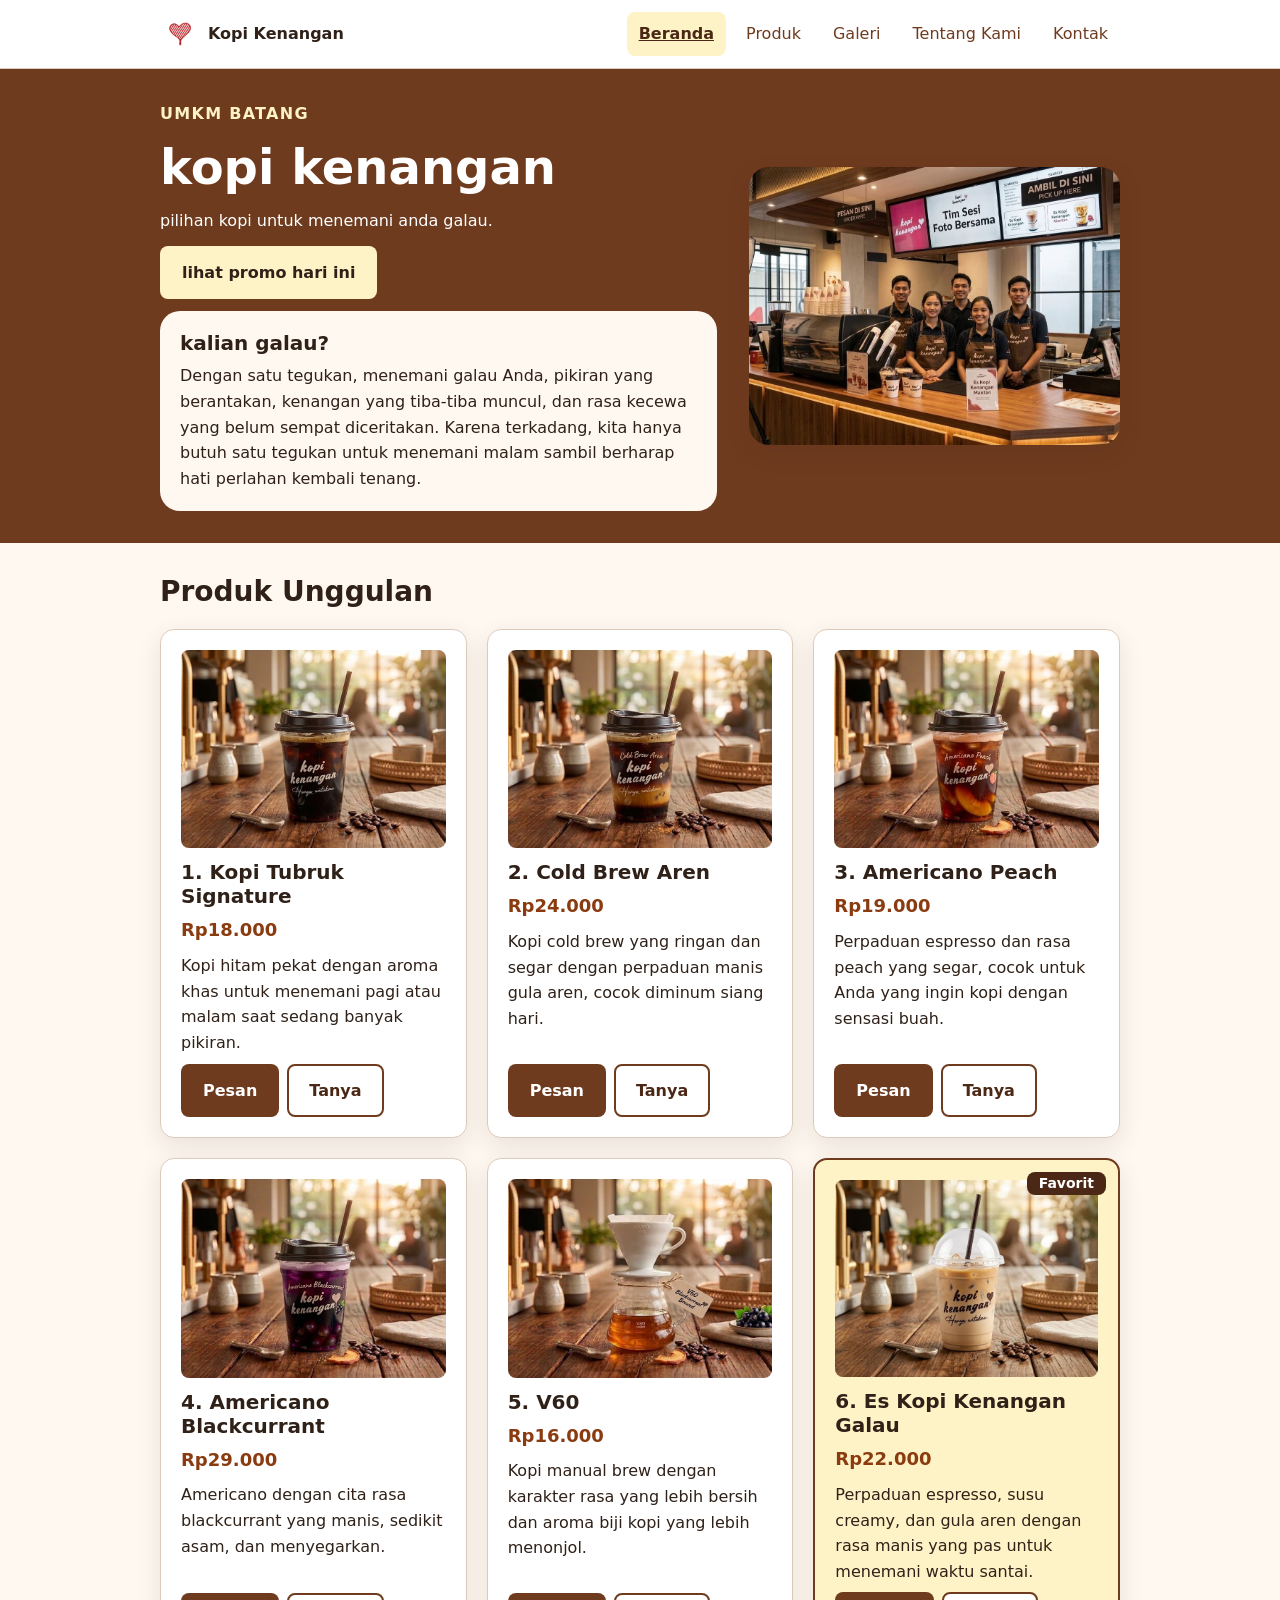
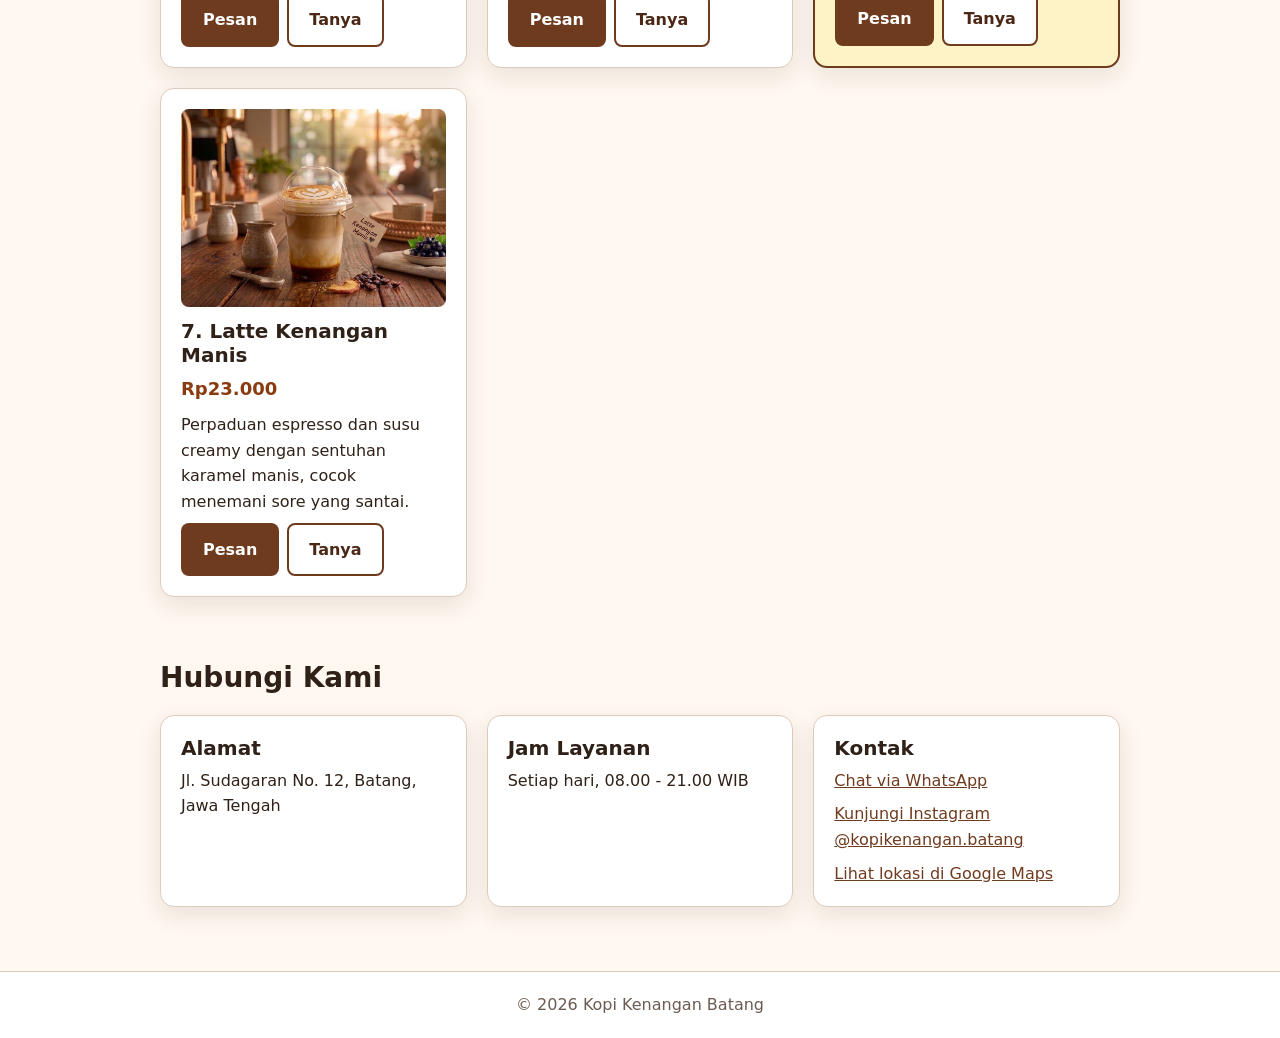
<file: index.html>
<!DOCTYPE html>
<html lang="id">
<head>
    <meta charset="UTF-8">
    <meta name="viewport" content="width=device-width, initial-scale=1.0">
    <title>Kopi Kenangan - Website UMKM</title>
    <link rel="stylesheet" href="css/style.css">
    <link rel="icon" href="asset/gambar/logo_kopi_kenangan.webp" type="image/webp">
    <script src="js/app.js" defer></script>
</head>
<body>
    <a class="skip-link" href="#konten">Lewati ke konten utama</a>
 
    <header class="site-header">
        <div class="container nav-inner">
            <span class="brand">
                <img src="asset/gambar/logo_kopi_kenangan.webp" alt="" width="40" height="40" class="brand-logo">
                Kopi Kenangan
            </span>
            <button class="nav-toggle" type="button" aria-label="Menu" aria-expanded="false" aria-controls="menu-utama">
                <span class="nav-toggle-icon" aria-hidden="true"></span>
            </button>
            <nav id="menu-utama" aria-label="Navigasi utama">
                <ul>
                    <li><a href="index.html#beranda" aria-current="page">Beranda</a></li>
                    <li><a href="produk.html">Produk</a></li>
                    <li><a href="galeri.html">Galeri</a></li>
                    <li><a href="tentang-kami.html">Tentang Kami</a></li>
                    <li><a href="kontak.html">Kontak</a></li>
                </ul>
            </nav>
        </div>
    </header>
 
    <main id="konten">
        <section class="hero" id="beranda">
            <div class="container hero-layout">
                <div class="hero-content">
                    <p class="eyebrow">UMKM BATANG</p>
                    <h1>kopi kenangan</h1>
                    <p>pilihan kopi untuk menemani anda galau.</p>
                    <button id="promoButton" type="button">lihat promo hari ini</button>
                    <aside class="aside-note">
                        <h2>kalian galau?</h2>
                        <p>Dengan satu tegukan, menemani galau Anda, pikiran yang berantakan, kenangan yang tiba-tiba muncul, dan rasa kecewa yang belum sempat diceritakan. Karena terkadang, kita hanya butuh satu tegukan untuk menemani malam sambil berharap hati perlahan kembali tenang.</p>
                    </aside>
                </div>
                <img class="hero-image" src="asset/gambar/foto_tim.jpg" alt="Tim Kopi Kenangan Batang" width="800" height="600">
            </div>
        </section>
 
        <section class="products-section" id="produk">
            <div class="container">
                <h2>Produk Unggulan</h2>
                <div class="product-grid">
                    <figure class="product-card">
                        <img src="asset/gambar/kopi_tubruk_siganature.jpg" alt="Kopi Tubruk Signature" width="800" height="600" loading="lazy">
                        <figcaption>
                            <h3>1. Kopi Tubruk Signature</h3>
                            <strong>Rp18.000</strong>
                            <p>Kopi hitam pekat dengan aroma khas untuk menemani pagi atau malam saat sedang banyak pikiran.</p>
                            <div class="card-actions">
                                <a class="button" href="https://wa.me/6281234567890" target="_blank" rel="noopener" aria-label="Pesan Kopi Tubruk Signature lewat WhatsApp">Pesan</a>
                                <a class="button button-secondary" href="kontak.html" aria-label="Tanya tentang Kopi Tubruk Signature">Tanya</a>
                            </div>
                        </figcaption>
                    </figure>
                    <figure class="product-card">
                        <img src="asset/gambar/kopi_cold_brew_aren.jpg" alt="Cold Brew Aren" width="800" height="600" loading="lazy">
                        <figcaption>
                            <h3>2. Cold Brew Aren</h3>
                            <strong>Rp24.000</strong>
                            <p>Kopi cold brew yang ringan dan segar dengan perpaduan manis gula aren, cocok diminum siang hari.</p>
                            <div class="card-actions">
                                <a class="button" href="https://wa.me/6281234567890" target="_blank" rel="noopener" aria-label="Pesan Cold Brew Aren lewat WhatsApp">Pesan</a>
                                <a class="button button-secondary" href="kontak.html" aria-label="Tanya tentang Cold Brew Aren">Tanya</a>
                            </div>
                        </figcaption>
                    </figure>
                    <figure class="product-card">
                        <img src="asset/gambar/kopi_americano_peach.jpg" alt="Americano Peach" width="800" height="600" loading="lazy">
                        <figcaption>
                            <h3>3. Americano Peach</h3>
                            <strong>Rp19.000</strong>
                            <p>Perpaduan espresso dan rasa peach yang segar, cocok untuk Anda yang ingin kopi dengan sensasi buah.</p>
                            <div class="card-actions">
                                <a class="button" href="https://wa.me/6281234567890" target="_blank" rel="noopener" aria-label="Pesan Americano Peach lewat WhatsApp">Pesan</a>
                                <a class="button button-secondary" href="kontak.html" aria-label="Tanya tentang Americano Peach">Tanya</a>
                            </div>
                        </figcaption>
                    </figure>
                    <figure class="product-card">
                        <img src="asset/gambar/kopi_americano_blackcurrent.jpg" alt="Americano Blackcurrant" width="800" height="600" loading="lazy">
                        <figcaption>
                            <h3>4. Americano Blackcurrant</h3>
                            <strong>Rp29.000</strong>
                            <p>Americano dengan cita rasa blackcurrant yang manis, sedikit asam, dan menyegarkan.</p>
                            <div class="card-actions">
                                <a class="button" href="https://wa.me/6281234567890" target="_blank" rel="noopener" aria-label="Pesan Americano Blackcurrant lewat WhatsApp">Pesan</a>
                                <a class="button button-secondary" href="kontak.html" aria-label="Tanya tentang Americano Blackcurrant">Tanya</a>
                            </div>
                        </figcaption>
                    </figure>
                    <figure class="product-card">
                        <img src="asset/gambar/kopi_v60.jpg" alt="V60" width="800" height="600" loading="lazy">
                        <figcaption>
                            <h3>5. V60</h3>
                            <strong>Rp16.000</strong>
                            <p>Kopi manual brew dengan karakter rasa yang lebih bersih dan aroma biji kopi yang lebih menonjol.</p>
                            <div class="card-actions">
                                <a class="button" href="https://wa.me/6281234567890" target="_blank" rel="noopener" aria-label="Pesan V60 lewat WhatsApp">Pesan</a>
                                <a class="button button-secondary" href="kontak.html" aria-label="Tanya tentang V60">Tanya</a>
                            </div>
                        </figcaption>
                    </figure>
                    <figure class="product-card favorite">
                        <img src="asset/gambar/kopi_kenangan.jpg" alt="Es Kopi Kenangan Galau" width="800" height="600" loading="lazy">
                        <figcaption>
                            <h3>6. Es Kopi Kenangan Galau</h3>
                            <span class="product-badge">Favorit</span>
                            <strong>Rp22.000</strong>
                            <p>Perpaduan espresso, susu creamy, dan gula aren dengan rasa manis yang pas untuk menemani waktu santai.</p>
                            <div class="card-actions">
                                <a class="button" href="https://wa.me/6281234567890" target="_blank" rel="noopener" aria-label="Pesan Es Kopi Kenangan Galau lewat WhatsApp">Pesan</a>
                                <a class="button button-secondary" href="kontak.html" aria-label="Tanya tentang Es Kopi Kenangan Galau">Tanya</a>
                            </div>
                        </figcaption>
                    </figure>
                    <figure class="product-card">
                        <img src="asset/gambar/latte_kenangan_manis.jpg" alt="Segelas Latte Kenangan Manis dengan foam susu lembut di atas es" width="800" height="600" loading="lazy">
                        <figcaption>
                            <h3>7. Latte Kenangan Manis</h3>
                            <strong>Rp23.000</strong>
                            <p>Perpaduan espresso dan susu creamy dengan sentuhan karamel manis, cocok menemani sore yang santai.</p>
                            <div class="card-actions">
                                <a class="button" href="https://wa.me/6281234567890" target="_blank" rel="noopener" aria-label="Pesan Latte Kenangan Manis lewat WhatsApp">Pesan</a>
                                <a class="button button-secondary" href="kontak.html" aria-label="Tanya tentang Latte Kenangan Manis">Tanya</a>
                            </div>
                        </figcaption>
                    </figure>
                </div>
            </div>
        </section>
 
        <section class="contact-section" id="kontak">
            <div class="container">
                <h2 id="kontak-title">Hubungi Kami</h2>
                <div class="contact-grid">
                    <div class="contact-block">
                        <h3>Alamat</h3>
                        <p>Jl. Sudagaran No. 12, Batang, Jawa Tengah</p>
                    </div>
                    <div class="contact-block">
                        <h3>Jam Layanan</h3>
                        <p>Setiap hari, 08.00 - 21.00 WIB</p>
                    </div>
                    <div class="contact-block">
                        <h3>Kontak</h3>
                        <ul class="contact-links">
                            <li><a href="https://wa.me/6281234567890" target="_blank" rel="noopener">Chat via WhatsApp</a></li>
                            <li><a href="https://instagram.com/kopikenangan.batang" target="_blank" rel="noopener">Kunjungi Instagram @kopikenangan.batang</a></li>
                            <li><a href="https://maps.google.com/?q=Kopi+Kenangan+Batang" target="_blank" rel="noopener">Lihat lokasi di Google Maps</a></li>
                        </ul>
                    </div>
                </div>
            </div>
        </section>
    </main>
 
    <footer class="site-footer">
        <div class="container">
            <p>&copy; 2026 Kopi Kenangan Batang</p>
        </div>
    </footer>

    <script src="js/script.js" defer></script>
</body>
</html>
</file>
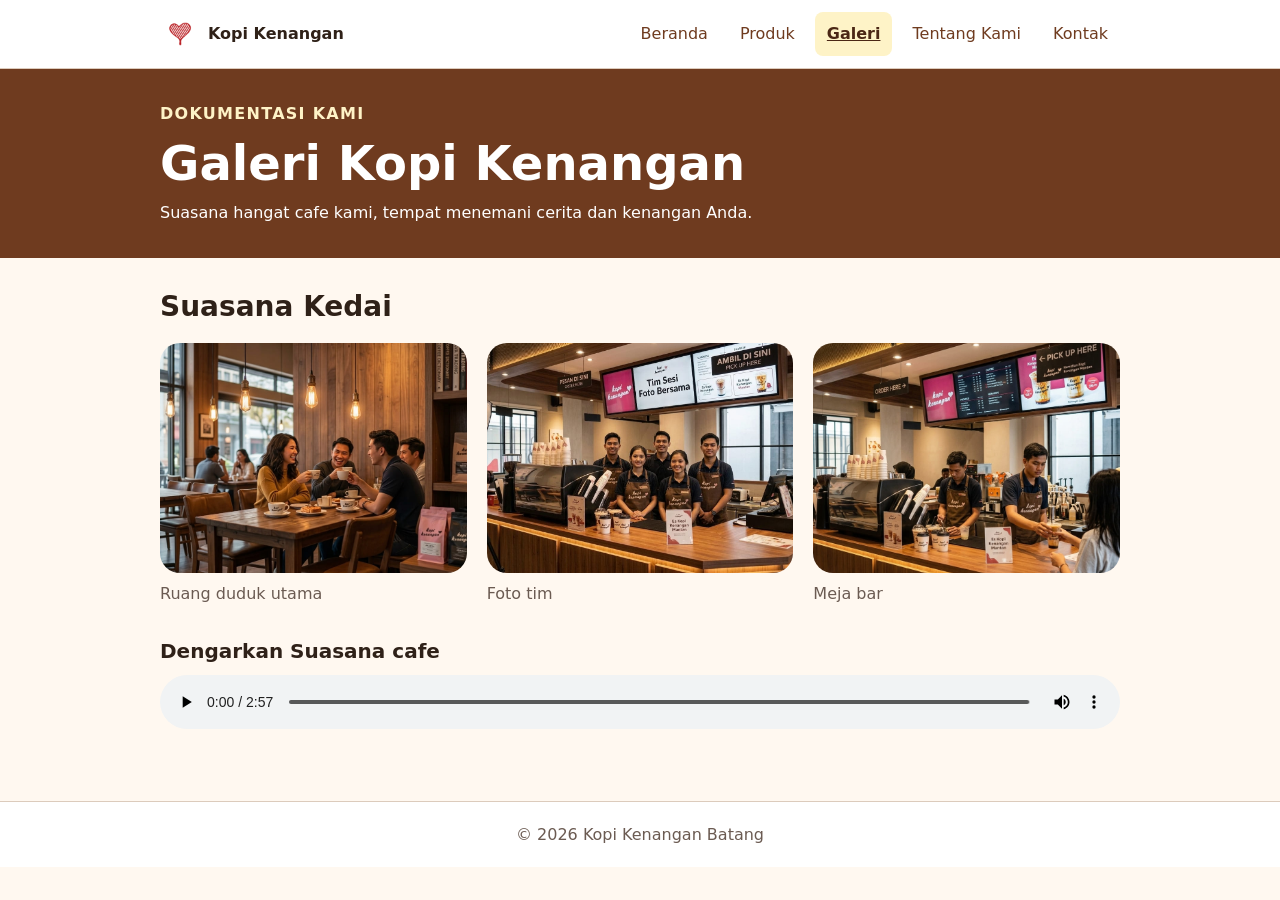
<file: galeri.html>
<!DOCTYPE html>
<html lang="id">
<head>
    <meta charset="UTF-8">
    <meta name="viewport" content="width=device-width, initial-scale=1.0">
    <title>Galeri - Kopi Kenangan</title>
    <link rel="stylesheet" href="css/style.css">
    <link rel="icon" href="asset/gambar/logo_kopi_kenangan.webp" type="image/webp">
    <script src="js/app.js" defer></script>
</head>
<body>
    <a class="skip-link" href="#konten">Lewati ke konten utama</a>
 
    <header class="site-header">
        <div class="container nav-inner">
            <span class="brand">
                <img src="asset/gambar/logo_kopi_kenangan.webp" alt="" width="40" height="40" class="brand-logo">
                Kopi Kenangan
            </span>
            <button class="nav-toggle" type="button" aria-label="Menu" aria-expanded="false" aria-controls="menu-utama">
                <span class="nav-toggle-icon" aria-hidden="true"></span>
            </button>
            <nav id="menu-utama" aria-label="Navigasi utama">
                <ul>
                    <li><a href="index.html#beranda">Beranda</a></li>
                    <li><a href="produk.html">Produk</a></li>
                    <li><a href="galeri.html" aria-current="page">Galeri</a></li>
                    <li><a href="tentang-kami.html">Tentang Kami</a></li>
                    <li><a href="kontak.html">Kontak</a></li>
                </ul>
            </nav>
        </div>
    </header>
 
    <main id="konten">
        <section class="about-hero">
            <div class="container">
                <p class="eyebrow">DOKUMENTASI KAMI</p>
                <h1>Galeri Kopi Kenangan</h1>
                <p>Suasana hangat cafe kami, tempat menemani cerita dan kenangan Anda.</p>
            </div>
        </section>
 
        <section class="gallery-section" id="galeri">
            <div class="container">
                <h2>Suasana Kedai</h2>
                <div class="gallery-grid">
                    <figure class="gallery-item">
                        <img src="asset/gambar/Ruang_duduk_utama.jpg" alt="Ruang duduk Kopi Kenangan dengan meja kayu dan pencahayaan hangat" width="800" height="600" loading="lazy">
                        <figcaption>Ruang duduk utama</figcaption>
                    </figure>
                    <figure class="gallery-item">
                        <img src="asset/gambar/foto_tim.jpg" alt="Foto bersama tim Kopi Kenangan" width="800" height="600" loading="lazy">
                        <figcaption>Foto tim</figcaption>
                    </figure>
                    <figure class="gallery-item">
                        <img src="asset/gambar/meja_bar.jpg" alt="Meja bar tempat penyajian kopi di Kopi Kenangan" width="800" height="600" loading="lazy">
                        <figcaption>Meja bar</figcaption>
                    </figure>
                </div>
 
                <div class="gallery-audio">
                    <h3>Dengarkan Suasana cafe</h3>
                    <audio controls>
                        <source src="asset/audio/audio_kopi_kenangan.mp3" type="audio/mpeg">
                        Browser Anda tidak mendukung pemutaran audio. Anda dapat mengunduh berkasnya lewat <a href="asset/audio/audio_kopi_kenangan.mp3">tautan ini</a>.
                    </audio>
                </div>
            </div>
        </section>
    </main>
 
    <footer class="site-footer">
        <div class="container">
            <p>&copy; 2026 Kopi Kenangan Batang</p>
        </div>
    </footer>
 
    <script src="js/script.js" defer></script>
</body>
</html>
</file>
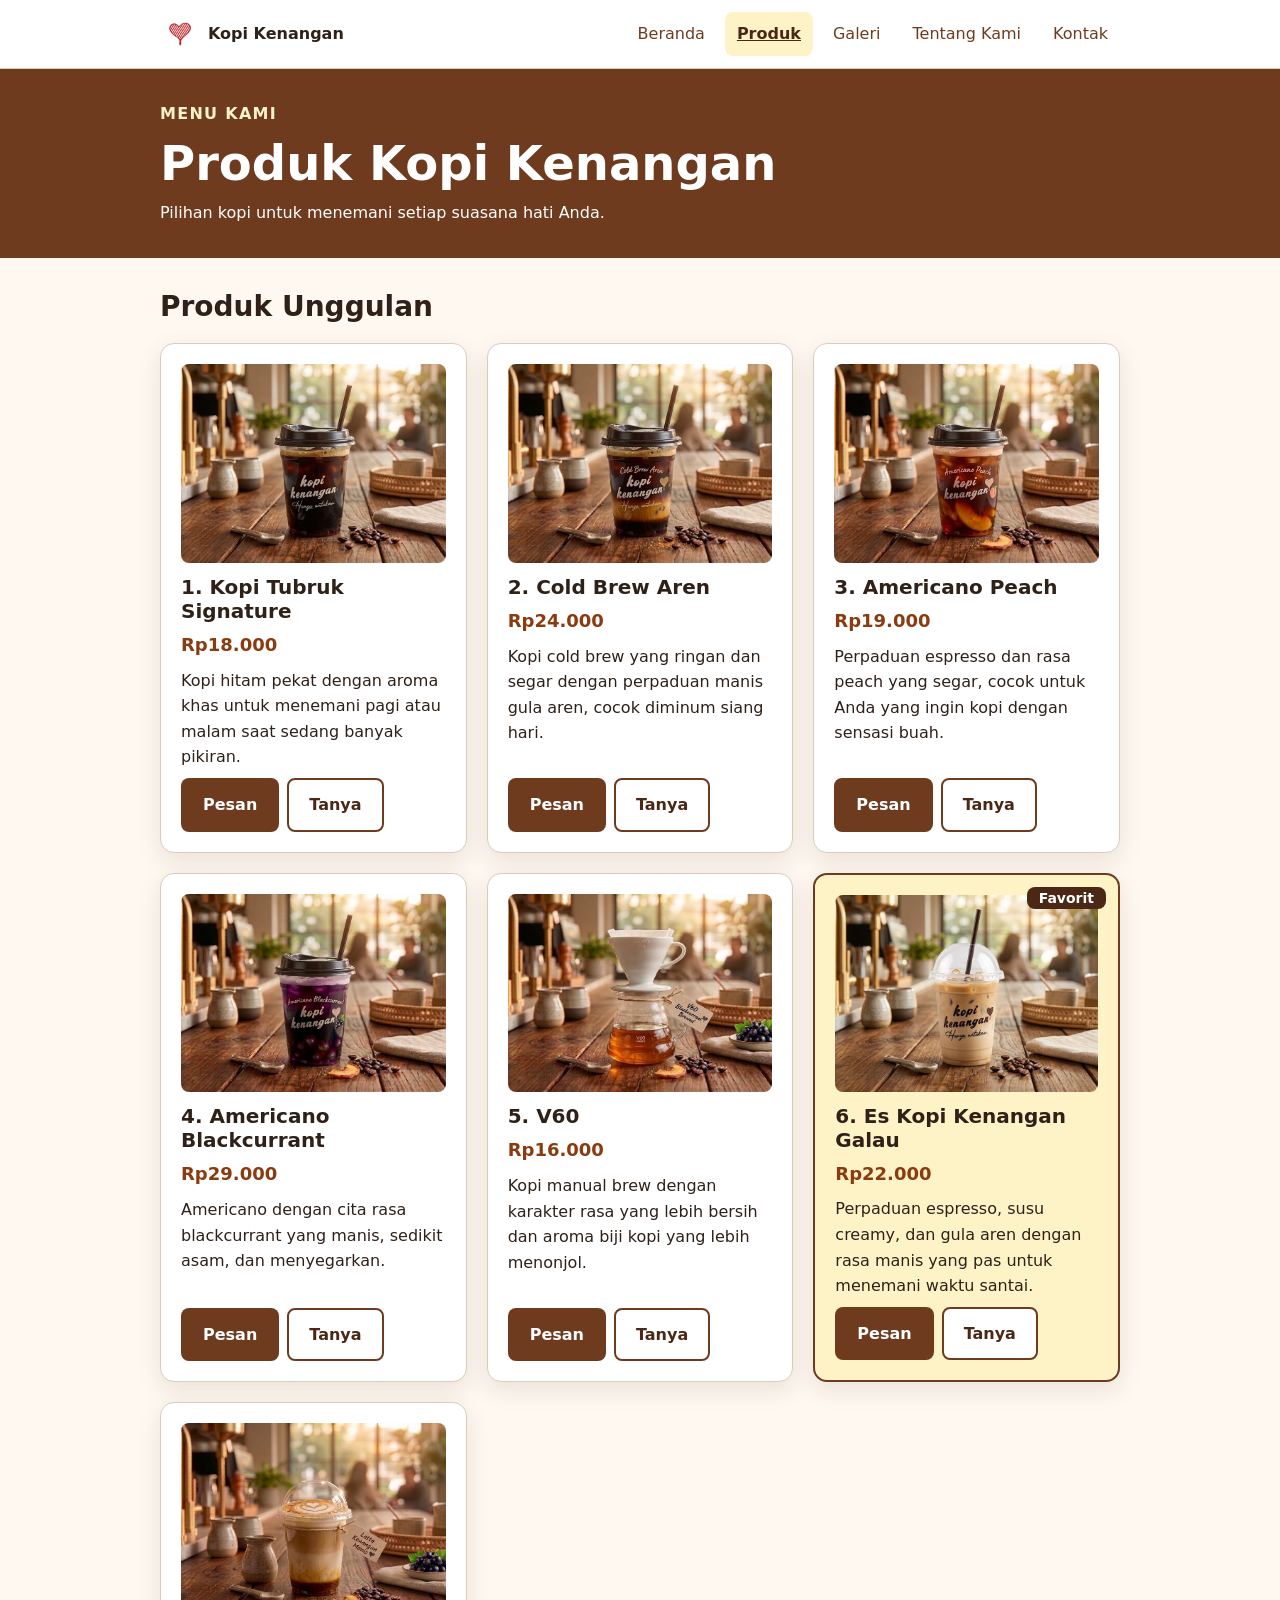
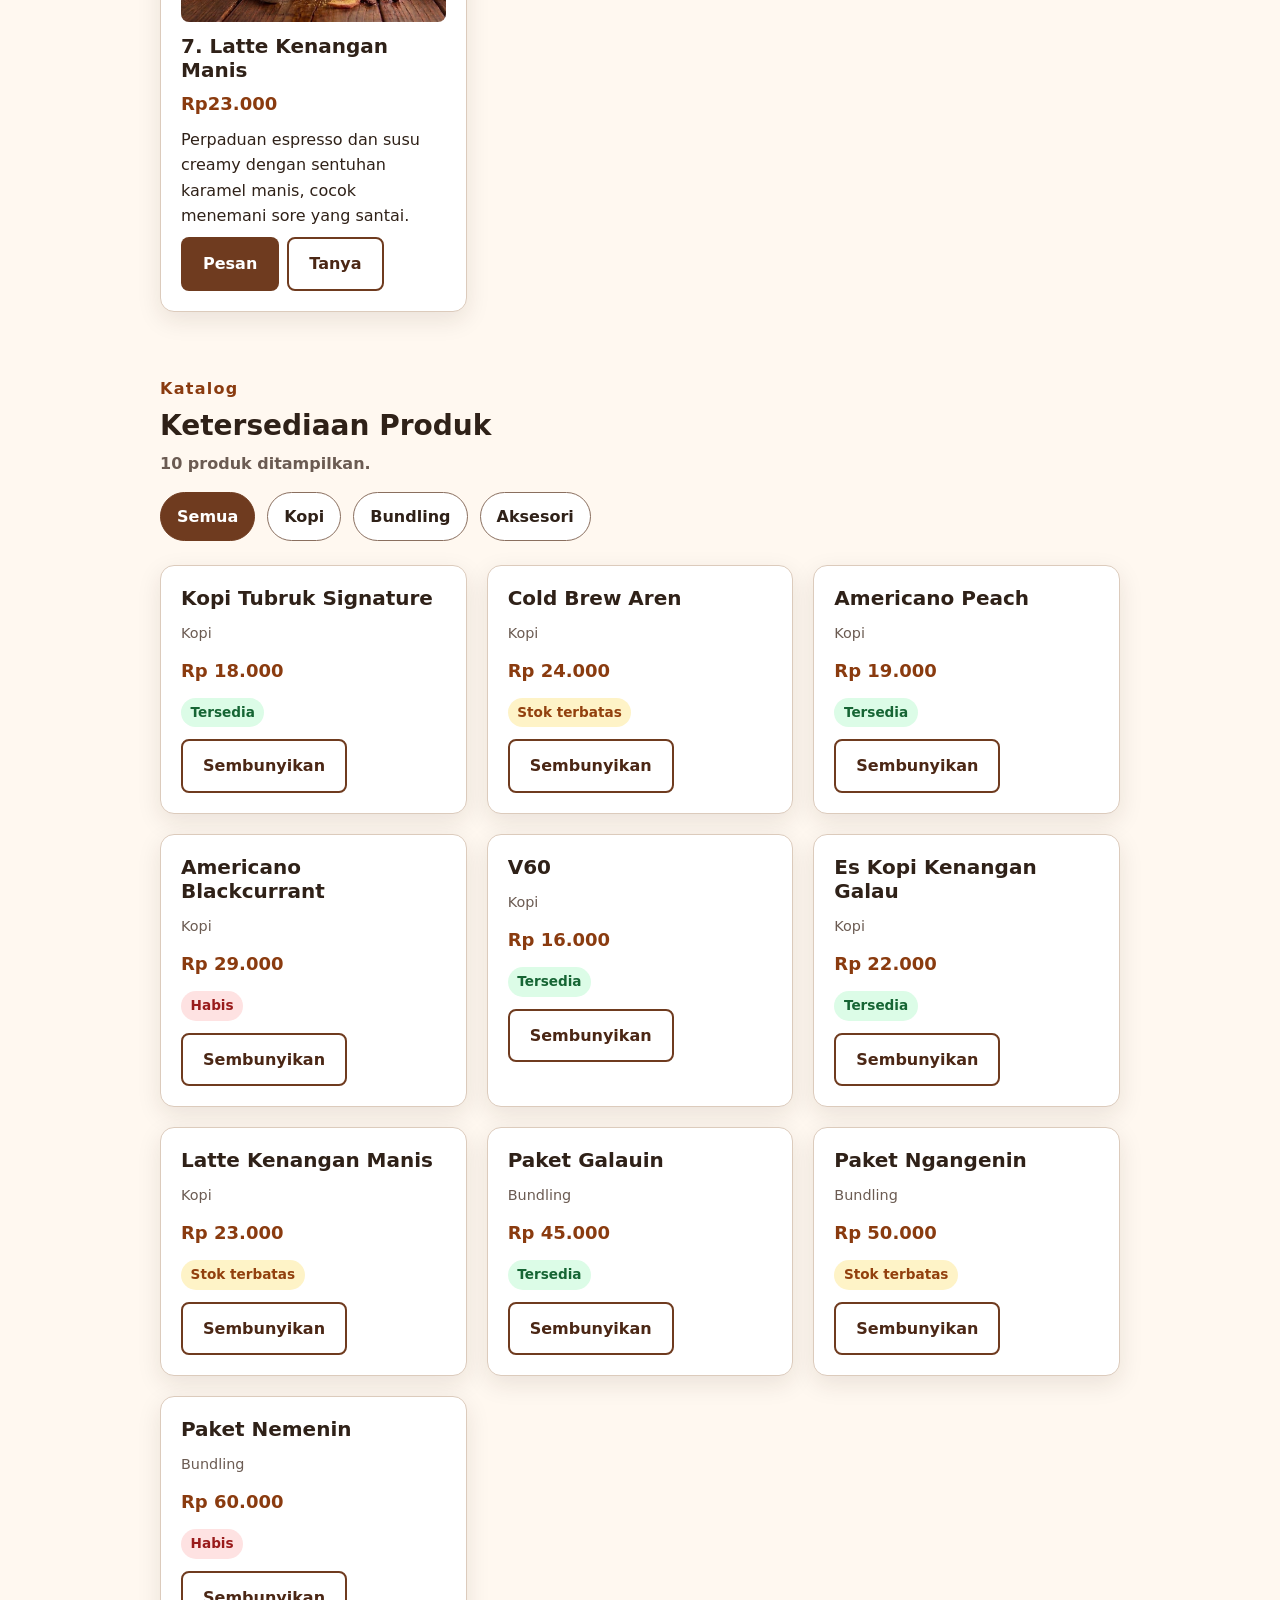
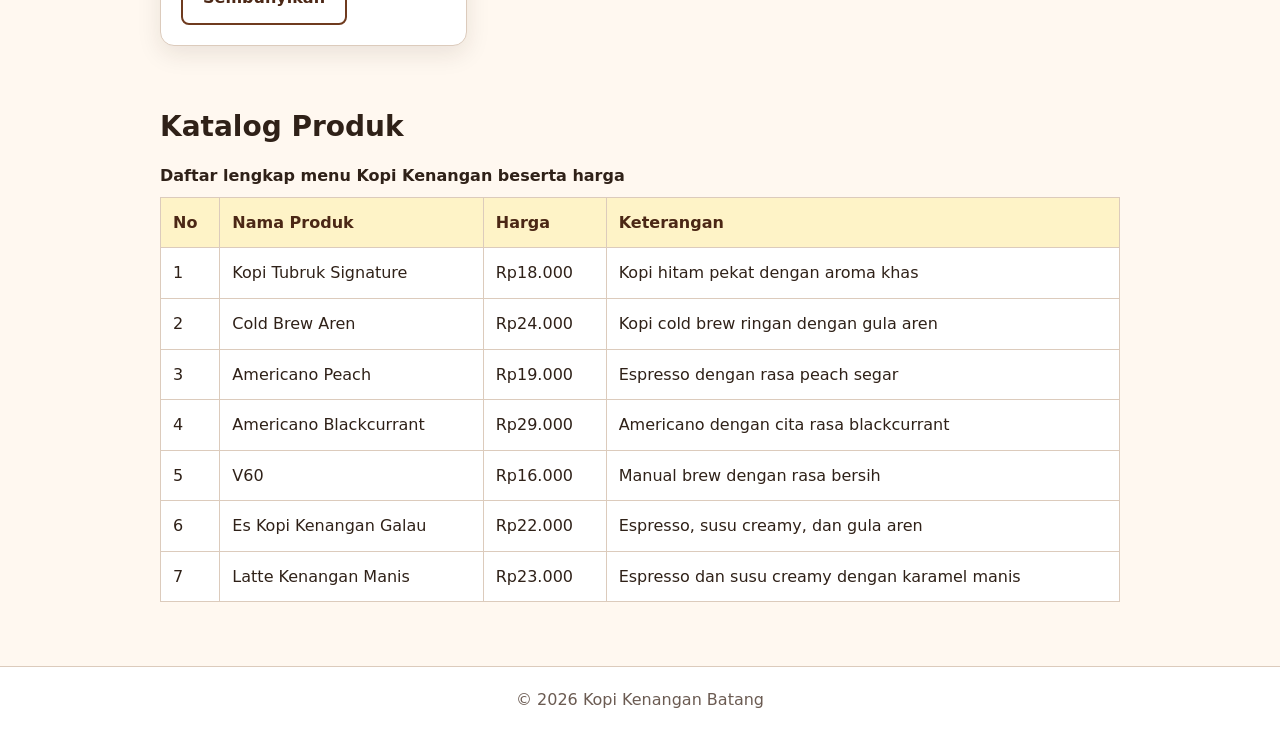
<file: produk.html>
<!DOCTYPE html>
<html lang="id">
<head>
    <meta charset="UTF-8">
    <meta name="viewport" content="width=device-width, initial-scale=1.0">
    <title>Produk - Kopi Kenangan</title>
    <link rel="stylesheet" href="css/style.css">
    <link rel="icon" href="asset/gambar/logo_kopi_kenangan.webp" type="image/webp">
    <script src="js/app.js" defer></script>
</head>
<body>
    <a class="skip-link" href="#konten">Lewati ke konten utama</a>
 
    <header class="site-header">
        <div class="container nav-inner">
            <span class="brand">
                <img src="asset/gambar/logo_kopi_kenangan.webp" alt="" width="40" height="40" class="brand-logo">
                Kopi Kenangan
            </span>
            <button class="nav-toggle" type="button" aria-label="Menu" aria-expanded="false" aria-controls="menu-utama">
                <span class="nav-toggle-icon" aria-hidden="true"></span>
            </button>
            <nav id="menu-utama" aria-label="Navigasi utama">
                <ul>
                    <li><a href="index.html#beranda">Beranda</a></li>
                    <li><a href="produk.html" aria-current="page">Produk</a></li>
                    <li><a href="galeri.html">Galeri</a></li>
                    <li><a href="tentang-kami.html">Tentang Kami</a></li>
                    <li><a href="kontak.html">Kontak</a></li>
                </ul>
            </nav>
        </div>
    </header>
 
    <main id="konten">
        <section class="about-hero">
            <div class="container">
                <p class="eyebrow">MENU KAMI</p>
                <h1>Produk Kopi Kenangan</h1>
                <p>Pilihan kopi untuk menemani setiap suasana hati Anda.</p>
            </div>
        </section>
 
        <section class="products-section" id="produk">
            <div class="container">
                <h2>Produk Unggulan</h2>
                <div class="product-grid">
                    <figure class="product-card">
                        <img src="asset/gambar/kopi_tubruk_siganature.jpg" alt="Kopi Tubruk Signature" width="800" height="600" loading="lazy">
                        <figcaption>
                            <h3>1. Kopi Tubruk Signature</h3>
                            <strong>Rp18.000</strong>
                            <p>Kopi hitam pekat dengan aroma khas untuk menemani pagi atau malam saat sedang banyak pikiran.</p>
                            <div class="card-actions">
                                <a class="button" href="https://wa.me/6281234567890" target="_blank" rel="noopener" aria-label="Pesan Kopi Tubruk Signature lewat WhatsApp">Pesan</a>
                                <a class="button button-secondary" href="kontak.html" aria-label="Tanya tentang Kopi Tubruk Signature">Tanya</a>
                            </div>
                        </figcaption>
                    </figure>
                    <figure class="product-card">
                        <img src="asset/gambar/kopi_cold_brew_aren.jpg" alt="Cold Brew Aren" width="800" height="600" loading="lazy">
                        <figcaption>
                            <h3>2. Cold Brew Aren</h3>
                            <strong>Rp24.000</strong>
                            <p>Kopi cold brew yang ringan dan segar dengan perpaduan manis gula aren, cocok diminum siang hari.</p>
                            <div class="card-actions">
                                <a class="button" href="https://wa.me/6281234567890" target="_blank" rel="noopener" aria-label="Pesan Cold Brew Aren lewat WhatsApp">Pesan</a>
                                <a class="button button-secondary" href="kontak.html" aria-label="Tanya tentang Cold Brew Aren">Tanya</a>
                            </div>
                        </figcaption>
                    </figure>
                    <figure class="product-card">
                        <img src="asset/gambar/kopi_americano_peach.jpg" alt="Americano Peach" width="800" height="600" loading="lazy">
                        <figcaption>
                            <h3>3. Americano Peach</h3>
                            <strong>Rp19.000</strong>
                            <p>Perpaduan espresso dan rasa peach yang segar, cocok untuk Anda yang ingin kopi dengan sensasi buah.</p>
                            <div class="card-actions">
                                <a class="button" href="https://wa.me/6281234567890" target="_blank" rel="noopener" aria-label="Pesan Americano Peach lewat WhatsApp">Pesan</a>
                                <a class="button button-secondary" href="kontak.html" aria-label="Tanya tentang Americano Peach">Tanya</a>
                            </div>
                        </figcaption>
                    </figure>
                    <figure class="product-card">
                        <img src="asset/gambar/kopi_americano_blackcurrent.jpg" alt="Americano Blackcurrant" width="800" height="600" loading="lazy">
                        <figcaption>
                            <h3>4. Americano Blackcurrant</h3>
                            <strong>Rp29.000</strong>
                            <p>Americano dengan cita rasa blackcurrant yang manis, sedikit asam, dan menyegarkan.</p>
                            <div class="card-actions">
                                <a class="button" href="https://wa.me/6281234567890" target="_blank" rel="noopener" aria-label="Pesan Americano Blackcurrant lewat WhatsApp">Pesan</a>
                                <a class="button button-secondary" href="kontak.html" aria-label="Tanya tentang Americano Blackcurrant">Tanya</a>
                            </div>
                        </figcaption>
                    </figure>
                    <figure class="product-card">
                        <img src="asset/gambar/kopi_v60.jpg" alt="V60" width="800" height="600" loading="lazy">
                        <figcaption>
                            <h3>5. V60</h3>
                            <strong>Rp16.000</strong>
                            <p>Kopi manual brew dengan karakter rasa yang lebih bersih dan aroma biji kopi yang lebih menonjol.</p>
                            <div class="card-actions">
                                <a class="button" href="https://wa.me/6281234567890" target="_blank" rel="noopener" aria-label="Pesan V60 lewat WhatsApp">Pesan</a>
                                <a class="button button-secondary" href="kontak.html" aria-label="Tanya tentang V60">Tanya</a>
                            </div>
                        </figcaption>
                    </figure>
                    <figure class="product-card favorite">
                        <img src="asset/gambar/kopi_kenangan.jpg" alt="Es Kopi Kenangan Galau" width="800" height="600" loading="lazy">
                        <figcaption>
                            <h3>6. Es Kopi Kenangan Galau</h3>
                            <span class="product-badge">Favorit</span>
                            <strong>Rp22.000</strong>
                            <p>Perpaduan espresso, susu creamy, dan gula aren dengan rasa manis yang pas untuk menemani waktu santai.</p>
                            <div class="card-actions">
                                <a class="button" href="https://wa.me/6281234567890" target="_blank" rel="noopener" aria-label="Pesan Es Kopi Kenangan Galau lewat WhatsApp">Pesan</a>
                                <a class="button button-secondary" href="kontak.html" aria-label="Tanya tentang Es Kopi Kenangan Galau">Tanya</a>
                            </div>
                        </figcaption>
                    </figure>
                    <figure class="product-card">
                        <img src="asset/gambar/latte_kenangan_manis.jpg" alt="Segelas Latte Kenangan Manis dengan foam susu lembut di atas es" width="800" height="600" loading="lazy">
                        <figcaption>
                            <h3>7. Latte Kenangan Manis</h3>
                            <strong>Rp23.000</strong>
                            <p>Perpaduan espresso dan susu creamy dengan sentuhan karamel manis, cocok menemani sore yang santai.</p>
                            <div class="card-actions">
                                <a class="button" href="https://wa.me/6281234567890" target="_blank" rel="noopener" aria-label="Pesan Latte Kenangan Manis lewat WhatsApp">Pesan</a>
                                <a class="button button-secondary" href="kontak.html" aria-label="Tanya tentang Latte Kenangan Manis">Tanya</a>
                            </div>
                        </figcaption>
                    </figure>
                </div>
            </div>
        </section>
 
        <section class="products-section product-section" id="stok" aria-labelledby="produk-title">
            <div class="container">
                <div class="section-heading">
                    <p class="eyebrow">Katalog</p>
                    <h2 id="produk-title">Ketersediaan Produk</h2>
                    <p id="produk-status" class="produk-status">Produk belum dimuat.</p>
                </div>

                <div class="filter-bar" role="group" aria-label="Filter kategori produk">
                    <button type="button" class="filter-button is-active" data-filter="Semua">Semua</button>
                    <button type="button" class="filter-button" data-filter="Kopi">Kopi</button>
                    <button type="button" class="filter-button" data-filter="Bundling">Bundling</button>
                    <button type="button" class="filter-button" data-filter="Aksesori">Aksesori</button>
                </div>

                <div id="produk-grid" class="product-grid" aria-live="polite"></div>
            </div>
        </section>

        <section class="catalog-section" id="katalog">
            <div class="container">
                <h2>Katalog Produk</h2>
                <div class="table-scroll" role="region" aria-labelledby="katalog-caption" tabindex="0">
                <table class="catalog-table">
                    <caption id="katalog-caption">Daftar lengkap menu Kopi Kenangan beserta harga</caption>
                    <thead>
                        <tr>
                            <th scope="col">No</th>
                            <th scope="col">Nama Produk</th>
                            <th scope="col">Harga</th>
                            <th scope="col">Keterangan</th>
                        </tr>
                    </thead>
                    <tbody>
                        <tr>
                            <td>1</td>
                            <td>Kopi Tubruk Signature</td>
                            <td>Rp18.000</td>
                            <td>Kopi hitam pekat dengan aroma khas</td>
                        </tr>
                        <tr>
                            <td>2</td>
                            <td>Cold Brew Aren</td>
                            <td>Rp24.000</td>
                            <td>Kopi cold brew ringan dengan gula aren</td>
                        </tr>
                        <tr>
                            <td>3</td>
                            <td>Americano Peach</td>
                            <td>Rp19.000</td>
                            <td>Espresso dengan rasa peach segar</td>
                        </tr>
                        <tr>
                            <td>4</td>
                            <td>Americano Blackcurrant</td>
                            <td>Rp29.000</td>
                            <td>Americano dengan cita rasa blackcurrant</td>
                        </tr>
                        <tr>
                            <td>5</td>
                            <td>V60</td>
                            <td>Rp16.000</td>
                            <td>Manual brew dengan rasa bersih</td>
                        </tr>
                        <tr>
                            <td>6</td>
                            <td>Es Kopi Kenangan Galau</td>
                            <td>Rp22.000</td>
                            <td>Espresso, susu creamy, dan gula aren</td>
                        </tr>
                        <tr>
                            <td>7</td>
                            <td>Latte Kenangan Manis</td>
                            <td>Rp23.000</td>
                            <td>Espresso dan susu creamy dengan karamel manis</td>
                        </tr>
                    </tbody>
                </table>
                </div>
            </div>
        </section>
    </main>
 
    <footer class="site-footer">
        <div class="container">
            <p>&copy; 2026 Kopi Kenangan Batang</p>
        </div>
    </footer>
 
    <script src="js/script.js" defer></script>
</body>
</html>
</file>
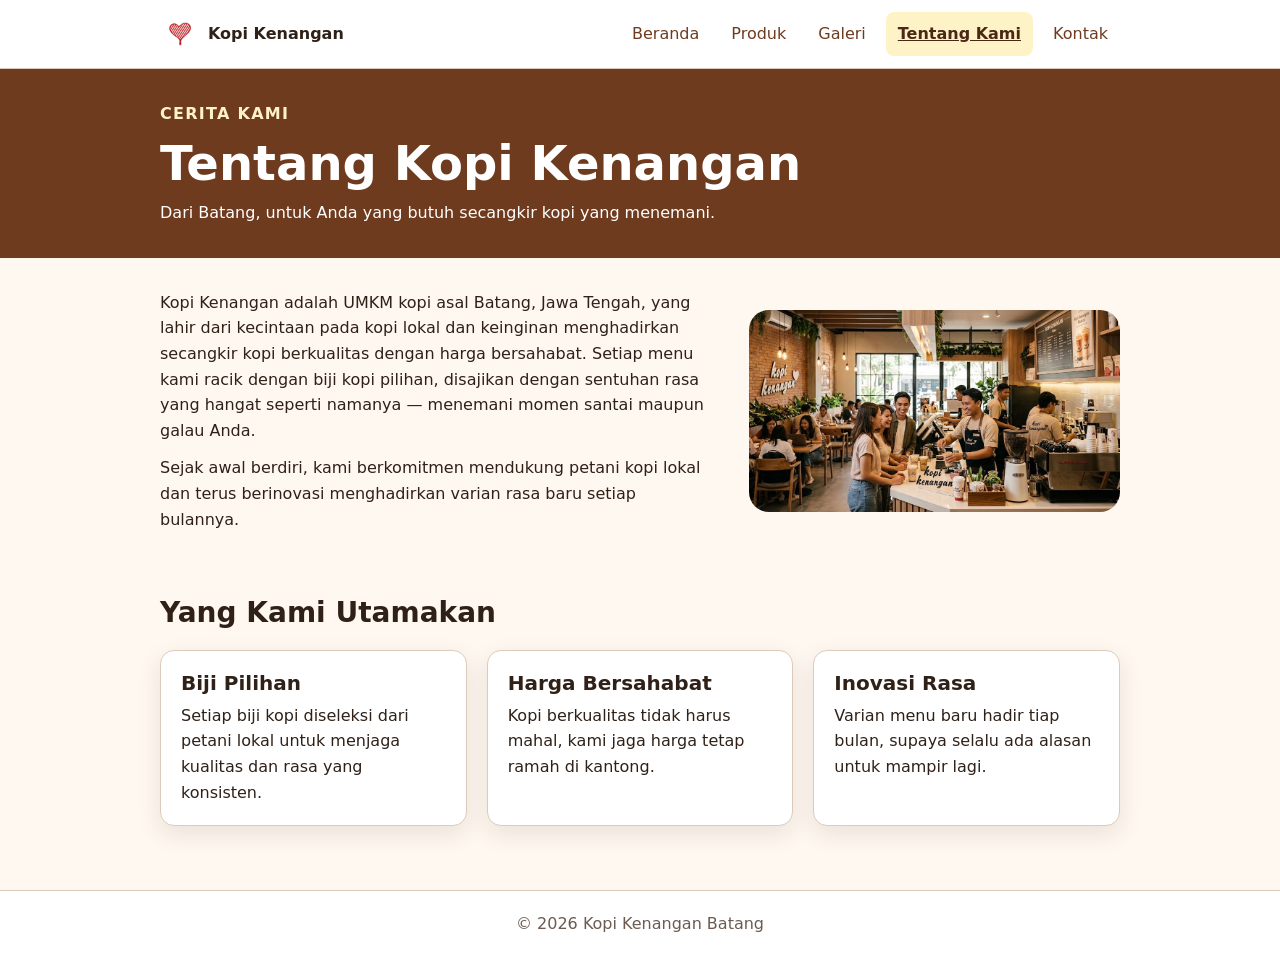
<file: tentang-kami.html>
<!DOCTYPE html>
<html lang="id">
<head>
    <meta charset="UTF-8">
    <meta name="viewport" content="width=device-width, initial-scale=1.0">
    <title>Tentang Kami - Kopi Kenangan</title>
    <link rel="stylesheet" href="css/style.css">
    <link rel="icon" href="asset/gambar/logo_kopi_kenangan.webp" type="image/webp">
    <script src="js/app.js" defer></script>
</head>
<body>
    <a class="skip-link" href="#konten">Lewati ke konten utama</a>
 
    <header class="site-header">
        <div class="container nav-inner">
            <span class="brand">
                <img src="asset/gambar/logo_kopi_kenangan.webp" alt="" width="40" height="40" class="brand-logo">
                Kopi Kenangan
            </span>
            <button class="nav-toggle" type="button" aria-label="Menu" aria-expanded="false" aria-controls="menu-utama">
                <span class="nav-toggle-icon" aria-hidden="true"></span>
            </button>
            <nav id="menu-utama" aria-label="Navigasi utama">
                <ul>
                    <li><a href="index.html#beranda">Beranda</a></li>
                    <li><a href="produk.html">Produk</a></li>
                    <li><a href="galeri.html">Galeri</a></li>
                    <li><a href="tentang-kami.html" aria-current="page">Tentang Kami</a></li>
                    <li><a href="kontak.html">Kontak</a></li>
                </ul>
            </nav>
        </div>
    </header>
 
    <main id="konten">
        <section class="about-hero">
            <div class="container">
                <p class="eyebrow">CERITA KAMI</p>
                <h1>Tentang Kopi Kenangan</h1>
                <p>Dari Batang, untuk Anda yang butuh secangkir kopi yang menemani.</p>
            </div>
        </section>
 
        <section class="about-section" id="tentang">
            <div class="container about-grid">
                <div class="about-content">
                    <p>Kopi Kenangan adalah UMKM kopi asal Batang, Jawa Tengah, yang lahir dari kecintaan pada kopi lokal dan keinginan menghadirkan secangkir kopi berkualitas dengan harga bersahabat. Setiap menu kami racik dengan biji kopi pilihan, disajikan dengan sentuhan rasa yang hangat seperti namanya — menemani momen santai maupun galau Anda.</p>
                    <p>Sejak awal berdiri, kami berkomitmen mendukung petani kopi lokal dan terus berinovasi menghadirkan varian rasa baru setiap bulannya.</p>
                </div>
                <aside class="about-info-card">
                    <img src="asset/gambar/tentang-kami.jpg" alt="Suasana Kopi Kenangan" width="800" height="600" loading="lazy">
                </aside>
            </div>
        </section>
 
        <section class="about-values">
            <div class="container">
                <h2>Yang Kami Utamakan</h2>
                <div class="values-grid">
                    <div class="value-card">
                        <h3>Biji Pilihan</h3>
                        <p>Setiap biji kopi diseleksi dari petani lokal untuk menjaga kualitas dan rasa yang konsisten.</p>
                    </div>
                    <div class="value-card">
                        <h3>Harga Bersahabat</h3>
                        <p>Kopi berkualitas tidak harus mahal, kami jaga harga tetap ramah di kantong.</p>
                    </div>
                    <div class="value-card">
                        <h3>Inovasi Rasa</h3>
                        <p>Varian menu baru hadir tiap bulan, supaya selalu ada alasan untuk mampir lagi.</p>
                    </div>
                </div>
            </div>
        </section>
    </main>
 
    <footer class="site-footer">
        <div class="container">
            <p>&copy; 2026 Kopi Kenangan Batang</p>
        </div>
    </footer>
 
    <script src="js/script.js" defer></script>
</body>
</html>
</file>
<file: css/style.css>
:root {
  --color-primary: #6f3b1f;
  --color-primary-strong: #4b2715;
  --color-text: #2f2118;
  --color-muted: #6b5b52;
  --color-text-accent: #8a3b0f;
  --color-on-primary: #ffffff;
  --color-surface-soft: #fff8f0;
  --color-surface: #ffffff;
  --color-accent-soft: #fef3c7;
  --color-accent-strong: #fde68a;
  --color-border: #dccbbc;
  --color-border-control: #8a6f5f;
  --color-focus: #1d4ed8;
  --color-focus-on-dark: #fde68a;

  --space-1: 0.5rem;
  --space-2: 0.75rem;
  --space-3: 1.25rem;
  --space-4: 2rem;

  --section-space: clamp(var(--space-3), 3vw + 0.75rem, var(--space-4));

  --radius-sm: 0.5rem;
  --radius-md: 0.875rem;
  --radius-lg: 1.25rem;

  --shadow-card: 0 0.5rem 1.5rem rgb(47 33 24 / 0.1);
}

*,
*::before,
*::after {
  box-sizing: border-box;
}

html {
  color-scheme: light;
}

body {
  margin: 0;
  color: var(--color-text);
  background: var(--color-surface-soft);
  font-family: system-ui, -apple-system, BlinkMacSystemFont, "Segoe UI", sans-serif;
  font-size: 1rem;
  line-height: 1.6;
}

img {
  max-width: 100%;
  height: auto;
}

figure {
  margin: 0;
}

a {
  color: var(--color-primary);
}

a:hover {
  color: var(--color-primary-strong);
}

h1,
h2,
h3 {
  line-height: 1.2;
}

h1 {
  font-size: clamp(2rem, 6vw, 3rem);
}

h2 {
  font-size: 1.75rem;
}

h3 {
  font-size: 1.25rem;
}

p,
li {
  max-width: 68ch;
}

.container {
  width: min(100% - 2rem, 60rem);
  margin-inline: auto;
}

.container>h2 {
  margin: 0 0 var(--space-3);
}

.site-header {
  padding: var(--space-2) 0;
  background: var(--color-surface);
  border-bottom: 1px solid var(--color-border);
}

.site-footer {
  margin-top: var(--space-4);
  padding: var(--space-3) 0;
  color: var(--color-muted);
  text-align: center;
  background: var(--color-surface);
  border-top: 1px solid var(--color-border);
}

.site-footer .container {
  display: flex;
  justify-content: center;
}

.site-footer p {
  margin: 0;
}

.hero,
.about-hero {
  padding: var(--section-space) 0;
  color: var(--color-on-primary);
  background: var(--color-primary);
}

.products-section,
.catalog-section,
.contact-section,
.gallery-section,
.about-section,
.about-values {
  padding: var(--section-space) 0;
}

.product-grid,
.values-grid,
.gallery-grid,
.contact-grid {
  margin: 0;
  padding: 0;
}


.nav-inner {
  display: flex;
  flex-wrap: wrap;
  align-items: center;
  justify-content: space-between;
  gap: var(--space-2) var(--space-3);
}

.site-header nav {
  flex-basis: 100%;
}

.brand {
  display: inline-flex;
  align-items: center;
  gap: var(--space-1);
  color: var(--color-text);
  font-weight: 800;
}

.brand-logo {
  height: 2.5rem;
  width: auto;
}

.site-header nav ul {
  display: flex;
  flex-direction: column;
  flex-wrap: wrap;
  gap: var(--space-2);
  margin: 0;
  padding: 0;
  list-style: none;
}

.site-header nav a {
  display: inline-flex;
  align-items: center;
  min-height: 2.75rem;
  padding: var(--space-1) var(--space-2);
  text-decoration: none;
  border-radius: var(--radius-sm);
}

.site-header nav a:hover {
  background: var(--color-accent-soft);
}

.site-header nav a.active,
.site-header nav a[aria-current="page"] {
  color: var(--color-primary-strong);
  font-weight: 700;
  text-decoration: underline;
  background: var(--color-accent-soft);
}

.skip-link {
  position: absolute;
  top: -5rem;
  left: var(--space-3);
  z-index: 10;
  padding: var(--space-2) var(--space-3);
  color: var(--color-on-primary);
  background: var(--color-text);
  border-radius: var(--radius-sm);
}

.skip-link:focus,
.skip-link:focus-visible {
  top: var(--space-2);
}

.eyebrow {
  margin: 0 0 var(--space-1);
  color: var(--color-text-accent);
  font-weight: 800;
  letter-spacing: 0.08em;
}

.hero .eyebrow,
.about-hero .eyebrow {
  color: var(--color-accent-soft);
}

.about-hero .container {
  display: flex;
  flex-direction: column;
  gap: var(--space-1);
}

.about-hero .container>* {
  margin: 0;
}


.hero-layout {
  display: grid;
  grid-template-columns: minmax(0, 1fr);
  gap: var(--space-4);
  align-items: center;
}

.hero-content {
  display: flex;
  flex-direction: column;
  align-items: flex-start;
  gap: var(--space-2);
}

.hero-content>* {
  margin: 0;
}

.hero-image {
  display: block;
  width: 100%;
  aspect-ratio: 4 / 3;
  object-fit: cover;
  border-radius: var(--radius-lg);
  box-shadow: var(--shadow-card);
}

.aside-note {
  align-self: stretch;
  padding: var(--space-3);
  color: var(--color-text);
  background: var(--color-surface-soft);
  border-radius: var(--radius-lg);
}

.aside-note h2 {
  margin: 0 0 var(--space-1);
  font-size: 1.25rem;
}

.aside-note p {
  margin: 0;
}

.button,
button {
  display: inline-block;
  padding: var(--space-2) var(--space-3);
  color: var(--color-on-primary);
  font: inherit;
  font-weight: 700;
  text-decoration: none;
  cursor: pointer;
  background: var(--color-primary);
  border: 2px solid transparent;
  border-radius: var(--radius-sm);
}

.button:hover,
button:hover {
  color: var(--color-on-primary);
  background: var(--color-primary-strong);
}

.button-secondary {
  color: var(--color-primary-strong);
  background: var(--color-surface);
  border-color: var(--color-primary);
}

.button-secondary:hover {
  color: var(--color-primary-strong);
  background: var(--color-accent-soft);
}

.hero button {
  color: var(--color-text);
  background: var(--color-accent-soft);
}

.hero button:hover {
  color: var(--color-text);
  background: var(--color-accent-strong);
}


.product-grid,
.gallery-grid,
.values-grid,
.contact-grid,
.about-grid {
  display: grid;
  grid-template-columns: minmax(0, 1fr);
  gap: var(--space-3);
}

.about-grid {
  gap: var(--space-4);
  align-items: center;
}

.product-card,
.value-card,
.contact-block {
  margin: 0;
  padding: var(--space-3);
  background: var(--color-surface);
  border: 1px solid var(--color-border);
  border-radius: var(--radius-md);
  box-shadow: var(--shadow-card);
}

.product-card {
  position: relative;
  display: flex;
  flex-direction: column;
  gap: var(--space-2);
}

.product-card img {
  display: block;
  width: 100%;
  aspect-ratio: 4 / 3;
  object-fit: cover;
  border-radius: var(--radius-sm);
}

.product-card figcaption {
  display: flex;
  flex: 1;
  flex-direction: column;
  gap: var(--space-1);
  margin: 0;
  color: var(--color-text);
}

.product-card figcaption>* {
  margin: 0;
}

.product-card strong {
  color: var(--color-text-accent);
  font-size: 1.125rem;
}

.product-card.favorite {
  background: var(--color-accent-soft);
  border: 2px solid var(--color-primary);
}

.product-badge {
  position: absolute;
  top: var(--space-2);
  right: var(--space-2);
  padding: 0 var(--space-2);
  color: var(--color-on-primary);
  font-size: 0.875rem;
  font-weight: 700;
  background: var(--color-primary-strong);
  border-radius: var(--radius-sm);
}

.card-actions {
  display: flex;
  flex-wrap: wrap;
  align-items: center;
  gap: var(--space-1);
}

.product-card .card-actions {
  margin-top: auto;
}

.value-card h3,
.contact-block h3 {
  margin: 0 0 var(--space-1);
}

.value-card p,
.contact-block p {
  margin: 0;
}

.contact-links {
  display: flex;
  flex-direction: column;
  gap: var(--space-1);
  margin: 0;
  padding: 0;
  list-style: none;
}

.gallery-item {
  margin: 0;
}

.gallery-item img {
  display: block;
  width: 100%;
  aspect-ratio: 4 / 3;
  object-fit: cover;
  border-radius: var(--radius-lg);
}

.gallery-item figcaption {
  margin-top: var(--space-1);
  color: var(--color-muted);
}

.gallery-audio {
  margin-top: var(--space-4);
}

.gallery-audio h3 {
  margin: 0 0 var(--space-2);
}

audio {
  width: 100%;
  max-width: 100%;
}

audio:focus-visible,
audio:focus-within {
  outline: 3px solid var(--color-focus);
  outline-offset: 3px;
}

.about-content {
  display: flex;
  flex-direction: column;
  gap: var(--space-2);
}

.about-content p {
  margin: 0;
}

.about-info-card img {
  display: block;
  width: 100%;
  border-radius: var(--radius-lg);
}


#form-kontak {
  display: flex;
  flex-direction: column;
  gap: var(--space-3);
}

.field {
  margin: 0;
}

.field label,
legend {
  display: block;
  margin-bottom: var(--space-1);
  font-weight: 700;
}

.field input,
.field select,
.field textarea {
  display: block;
  width: 100%;
  padding: var(--space-2);
  color: inherit;
  font: inherit;
  background: var(--color-surface);
  border: 1px solid var(--color-border-control);
  border-radius: var(--radius-sm);
}

.field input::placeholder {
  color: var(--color-muted);
}

.field-hint {
  margin: var(--space-1) 0 0;
  color: var(--color-muted);
  font-size: 0.9rem;
}

fieldset {
  display: flex;
  flex-direction: column;
  gap: var(--space-1);
  min-width: 0;
  margin: 0;
  padding: var(--space-3);
  border: 1px solid var(--color-border-control);
  border-radius: var(--radius-sm);
}

fieldset label {
  display: block;
  margin: 0;
}

input[type="radio"],
input[type="checkbox"] {
  width: auto;
  margin-right: var(--space-1);
}

.form-actions {
  display: flex;
  flex-wrap: wrap;
  align-items: center;
  gap: var(--space-2);
}

#preview-title {
  margin-top: var(--space-4);
}

#preview-form {
  margin: 0;
  padding: var(--space-3);
  white-space: pre-wrap;
  overflow-wrap: anywhere;
  background: var(--color-surface);
  border: 1px solid var(--color-border);
  border-radius: var(--radius-sm);
}


table {
  width: 100%;
  border-collapse: collapse;
  background: var(--color-surface);
}

caption {
  margin-bottom: var(--space-1);
  font-weight: 700;
  text-align: left;
}

th,
td {
  padding: var(--space-2);
  text-align: left;
  border: 1px solid var(--color-border);
}

th {
  color: var(--color-primary-strong);
  background: var(--color-accent-soft);
}


.table-scroll {
  max-width: 100%;
  overflow-x: auto;
}

.table-scroll:focus-visible {
  outline: 3px solid var(--color-focus);
  outline-offset: 3px;
}

.table-scroll table {
  min-width: 40rem;
}


:focus-visible {
  outline: 3px solid var(--color-focus);
  outline-offset: 3px;
}

.hero :focus-visible,
.about-hero :focus-visible {
  outline-color: var(--color-focus-on-dark);
}

.field input:focus-visible,
.field select:focus-visible,
.field textarea:focus-visible {
  border-color: var(--color-focus);
}


.contact-links a,
.contact-block p {
  overflow-wrap: anywhere;
}




.nav-toggle {
  display: none;
}

.nav-toggle:hover {
  color: var(--color-primary-strong);
  background: var(--color-accent-soft);
}

.nav-toggle-icon,
.nav-toggle-icon::before,
.nav-toggle-icon::after {
  display: block;
  width: 1.25rem;
  height: 2px;
  background: currentColor;
}

.nav-toggle-icon {
  position: relative;
}

.nav-toggle-icon::before,
.nav-toggle-icon::after {
  content: "";
  position: absolute;
  left: 0;
}

.nav-toggle-icon::before {
  top: -0.4rem;
}

.nav-toggle-icon::after {
  top: 0.4rem;
}


.nav-toggle[aria-expanded="true"] .nav-toggle-icon {
  background: transparent;
}

.nav-toggle[aria-expanded="true"] .nav-toggle-icon::before {
  top: 0;
  transform: rotate(45deg);
}

.nav-toggle[aria-expanded="true"] .nav-toggle-icon::after {
  top: 0;
  transform: rotate(-45deg);
}

@media (max-width: 41.99rem) {
  .js .nav-toggle {
    display: inline-flex;
    align-items: center;
    justify-content: center;
    min-width: 2.75rem;
    min-height: 2.75rem;
    padding-inline: var(--space-2);
    color: var(--color-primary-strong);
    background: var(--color-surface);
    border-color: var(--color-primary);
  }

  .js .site-header nav:not(.is-open) {
    display: none;
  }
}

@media (min-width: 42rem) {
  .site-header nav ul {
    flex-direction: row;
    gap: var(--space-1);
  }

  .gallery-grid {
    grid-template-columns: repeat(2, minmax(0, 1fr));
  }
}

@media (min-width: 48rem) {
  .hero-layout {
    grid-template-columns: minmax(0, 1.2fr) minmax(0, 0.8fr);
  }

  .about-grid {
    grid-template-columns: minmax(0, 3fr) minmax(0, 2fr);
  }

  .product-grid {
    grid-template-columns: repeat(2, minmax(0, 1fr));
  }

  .values-grid,
  .contact-grid {
    grid-template-columns: repeat(3, minmax(0, 1fr));
  }
}

@media (min-width: 60rem) {
  .nav-inner {
    flex-wrap: nowrap;
  }

  .site-header nav {
    flex-basis: auto;
  }

  .product-grid,
  .gallery-grid {
    grid-template-columns: repeat(3, minmax(0, 1fr));
  }
}


.js-product-grid {
  display: grid;
  grid-template-columns: repeat(auto-fit, minmax(14rem, 1fr));
  gap: var(--space-3);
}

.js-product-card {
  display: flex;
  flex-direction: column;
  align-items: flex-start;
  gap: var(--space-1);
  padding: var(--space-3);
  background: var(--color-surface);
  border: 1px solid var(--color-border);
  border-radius: var(--radius-md);
  box-shadow: var(--shadow-card);
}

.js-product-card > * {
  margin: 0;
}

.js-product-card.unggulan {
  background: var(--color-accent-soft);
  border: 2px solid var(--color-primary);
}

.js-product-card .kategori {
  color: var(--color-muted);
  font-size: 0.9rem;
}

.js-product-card .price {
  color: var(--color-text-accent);
  font-size: 1.125rem;
  font-weight: 700;
}

.js-product-card .label-unggulan {
  color: var(--color-primary-strong);
  font-weight: 700;
}

.js-product-card .label-unggulan:empty {
  display: none;
}

.js-product-card .button {
  margin-top: auto;
}

.stock-badge {
  display: inline-flex;
  padding: 0.25rem 0.6rem;
  color: #166534;
  font-size: 0.85rem;
  font-weight: 700;
  background: #dcfce7;
  border-radius: 999px;
}

.stock-badge.warning {
  color: #92400e;
  background: #fef3c7;
}

.stock-badge.empty {
  color: #991b1b;
  background: #fee2e2;
}

#produk-unggulan {
  font-weight: 700;
  color: var(--color-primary, #6f3b1f);
}



.section-heading > * {
  margin: 0 0 var(--space-1);
}

.produk-status {
  color: var(--color-muted);
  font-weight: 700;
}

.filter-bar {
  display: flex;
  flex-wrap: wrap;
  gap: 0.75rem;
  margin-block: 1rem 1.5rem;
}

.filter-button {
  padding: 0.65rem 1rem;
  color: var(--color-text);
  font-weight: 700;
  cursor: pointer;
  background: var(--color-surface);
  border: 1px solid var(--color-border-control);
  border-radius: 999px;
}

.filter-button:hover,
.filter-button:focus-visible {
  border-color: var(--color-primary);
}

.filter-button:hover {
  color: var(--color-text);
  background: var(--color-accent-soft);
}

.filter-button.is-active {
  color: var(--color-on-primary);
  background: var(--color-primary);
  border-color: var(--color-primary);
}

#produk-grid .product-card > * {
  margin: 0;
}

#produk-grid .category-note {
  color: var(--color-muted);
  font-size: 0.9rem;
}

#produk-grid .price {
  color: var(--color-text-accent);
  font-size: 1.125rem;
  font-weight: 700;
}

#produk-grid .stock-badge,
#produk-grid .ghost-button {
  align-self: flex-start;
}

.empty-state {
  grid-column: 1 / -1;
  padding: var(--space-3);
  color: var(--color-muted);
  background: var(--color-surface);
  border: 1px dashed var(--color-border-control);
  border-radius: var(--radius-md);
}

.ghost-button {
  color: var(--color-primary-strong);
  background: var(--color-surface);
  border-color: var(--color-primary);
}

.ghost-button:hover {
  color: var(--color-primary-strong);
  background: var(--color-accent-soft);
}



.field-error,
.form-feedback {
  margin: 0;
  color: #b91c1c;
  font-weight: 700;
}

.field-error {
  min-height: 1.4rem;
  margin-top: var(--space-1);
}


#form-kontak > .field-error {
  margin-top: calc(var(--space-2) * -1);
}

.form-feedback {
  min-height: 1.4rem;
}

.form-feedback.success {
  color: #166534;
}


[aria-invalid="true"],
.field input[aria-invalid="true"],
.field select[aria-invalid="true"],
.field textarea[aria-invalid="true"] {
  border-color: #b91c1c;
  box-shadow: 0 0 0 3px rgb(185 28 28 / 15%);
}

fieldset:has(input[aria-invalid="true"]) {
  border-color: #b91c1c;
}

.preference-panel,
.newsletter-panel {
  padding: var(--space-3);
  background: var(--color-surface);
  border: 1px solid var(--color-border);
  border-radius: var(--radius-md);
}

.preference-panel h3 {
  margin: 0 0 var(--space-1);
}

.preference-panel .field-hint,
.newsletter-panel .field-hint {
  margin: 0 0 var(--space-2);
}

.preference-panel .form-feedback {
  margin-top: var(--space-2);
}

.newsletter-panel {
  margin-top: var(--space-4);
}

.newsletter-panel h2 {
  margin: 0 0 var(--space-1);
}

#form-newsletter {
  display: flex;
  flex-direction: column;
  gap: var(--space-2);
}
</file>
